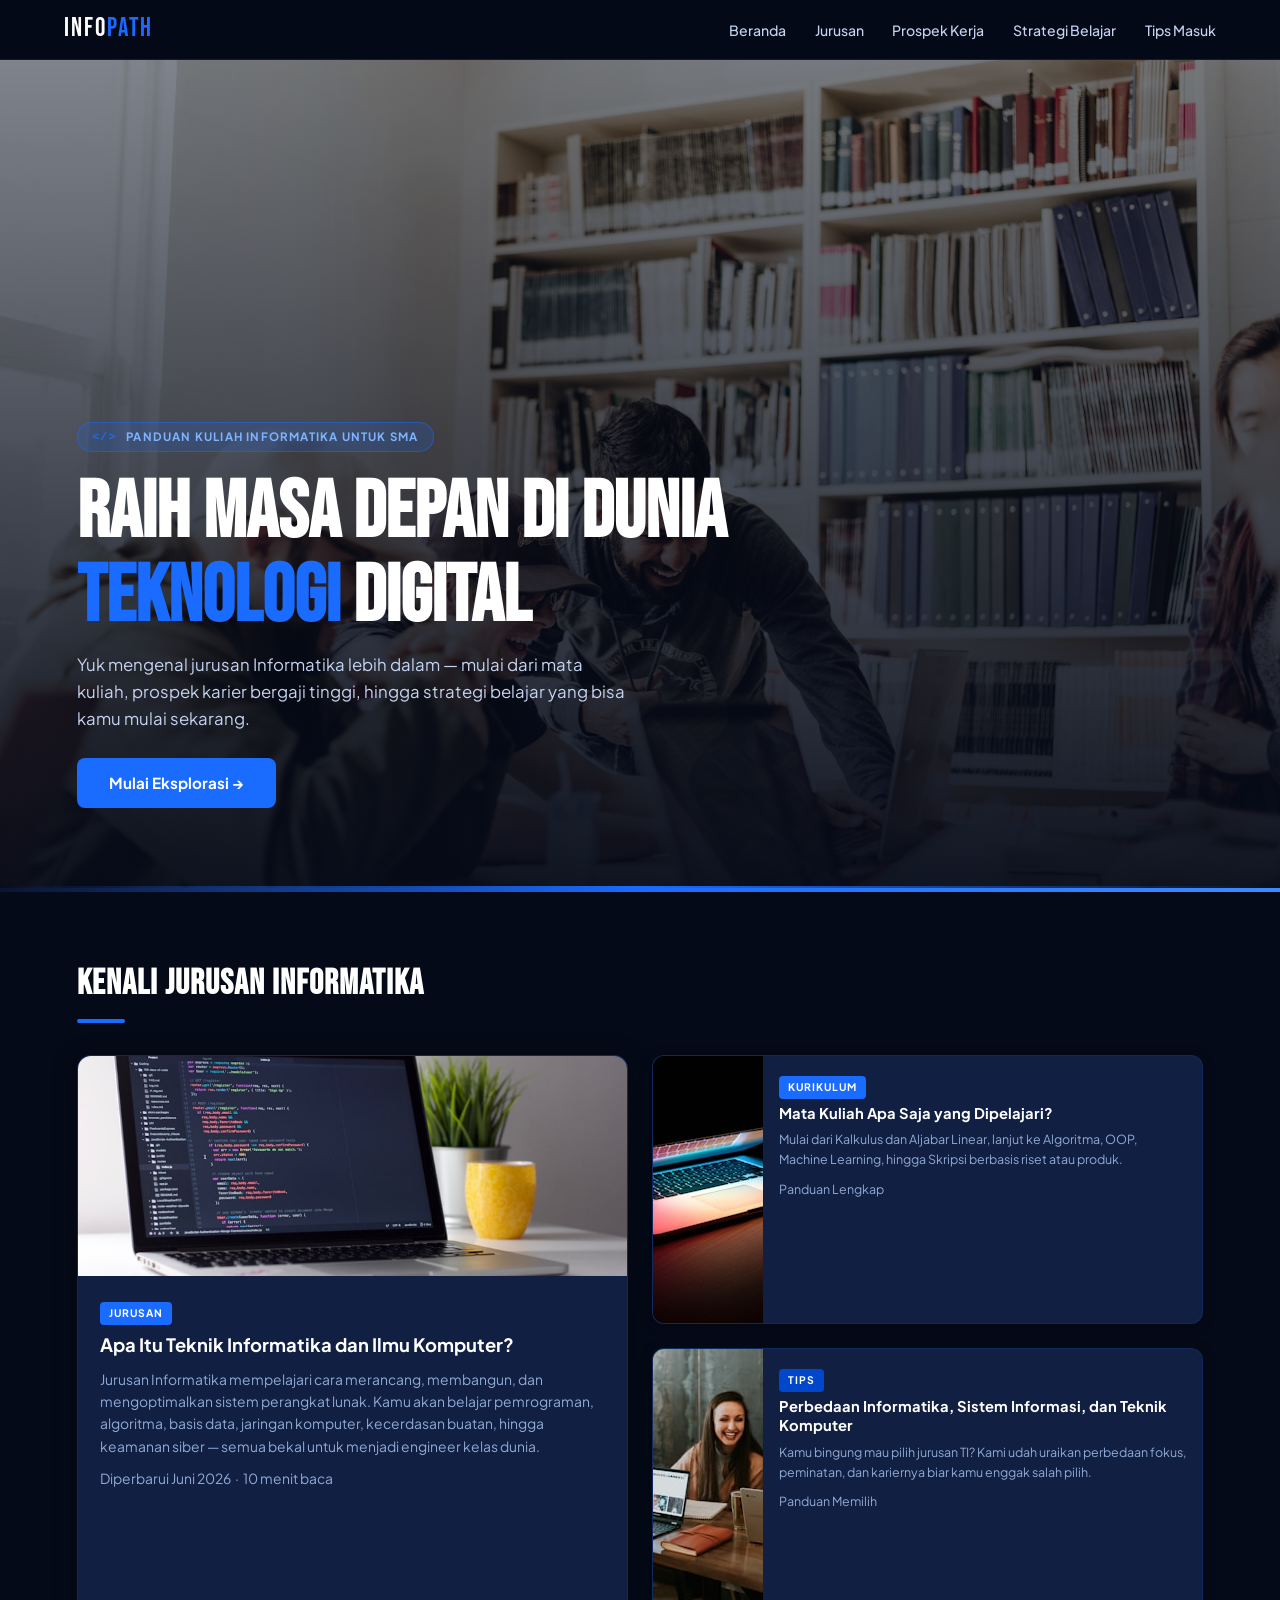
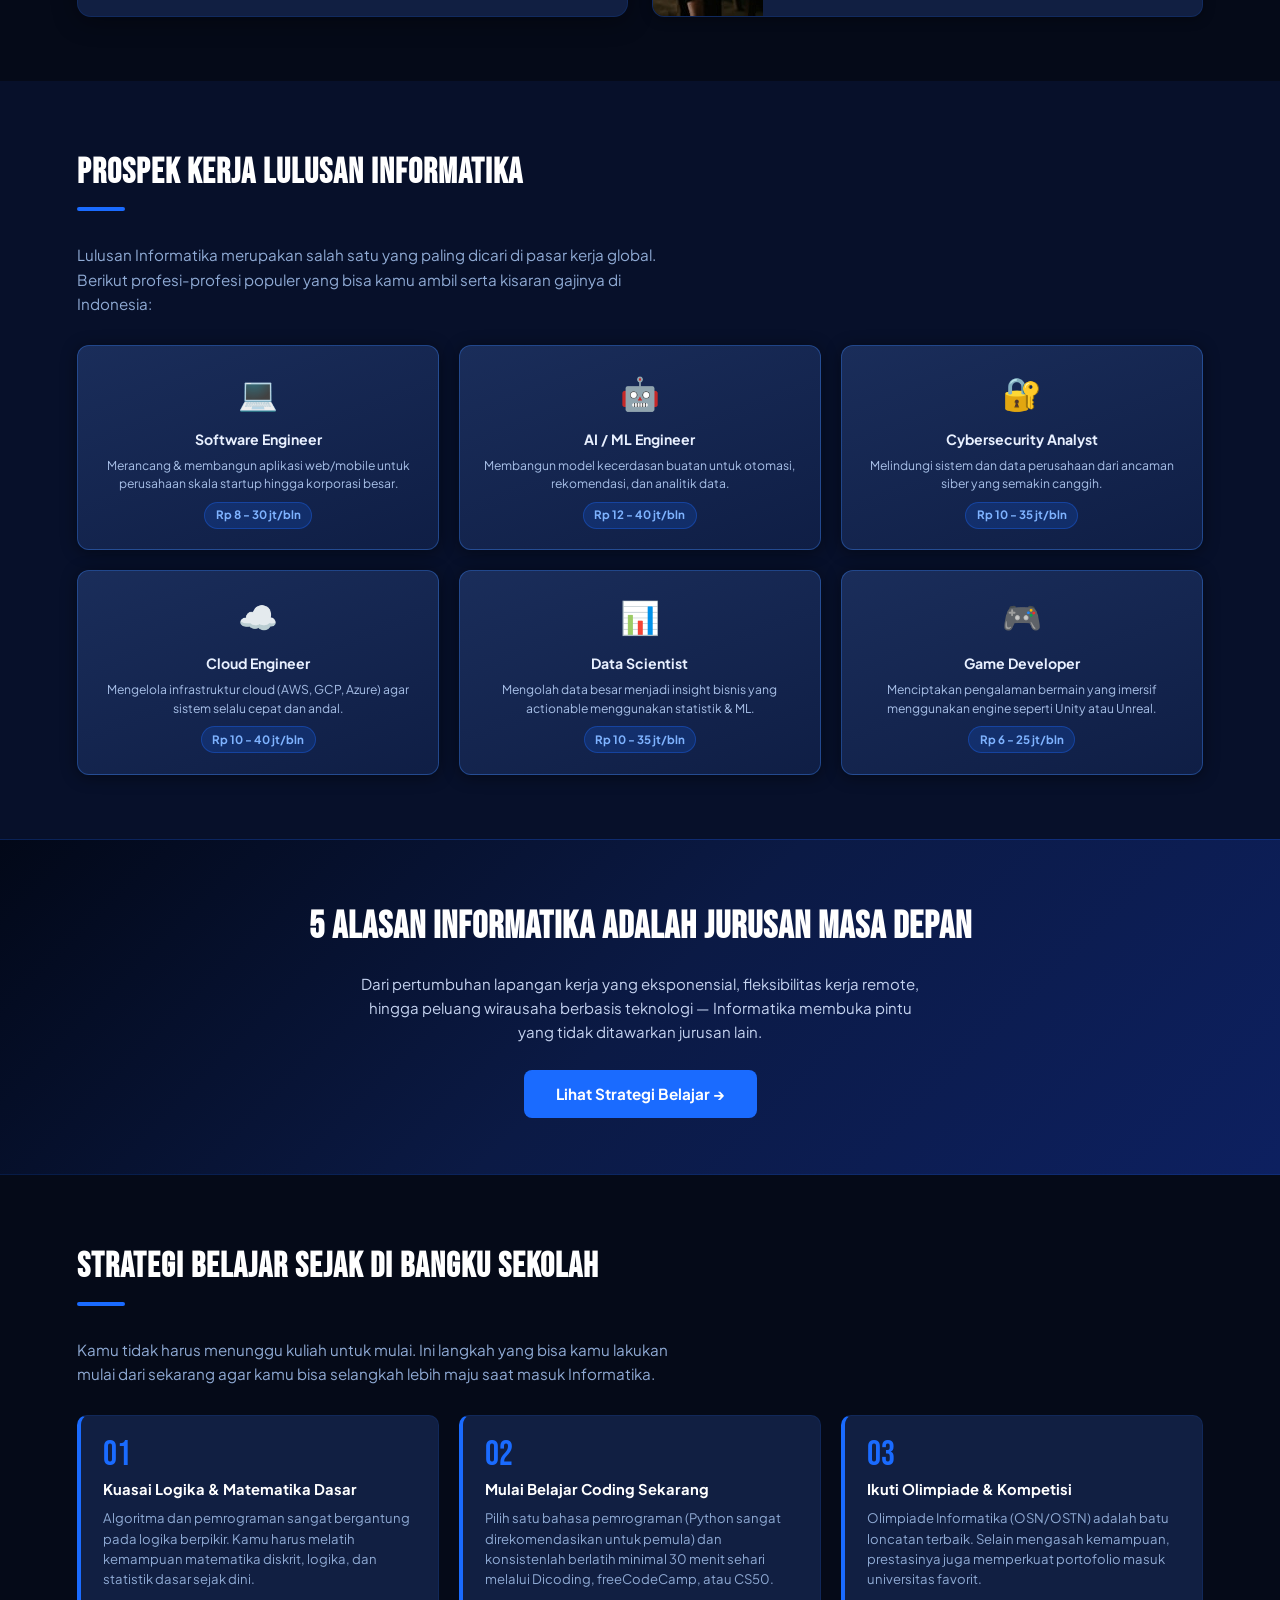
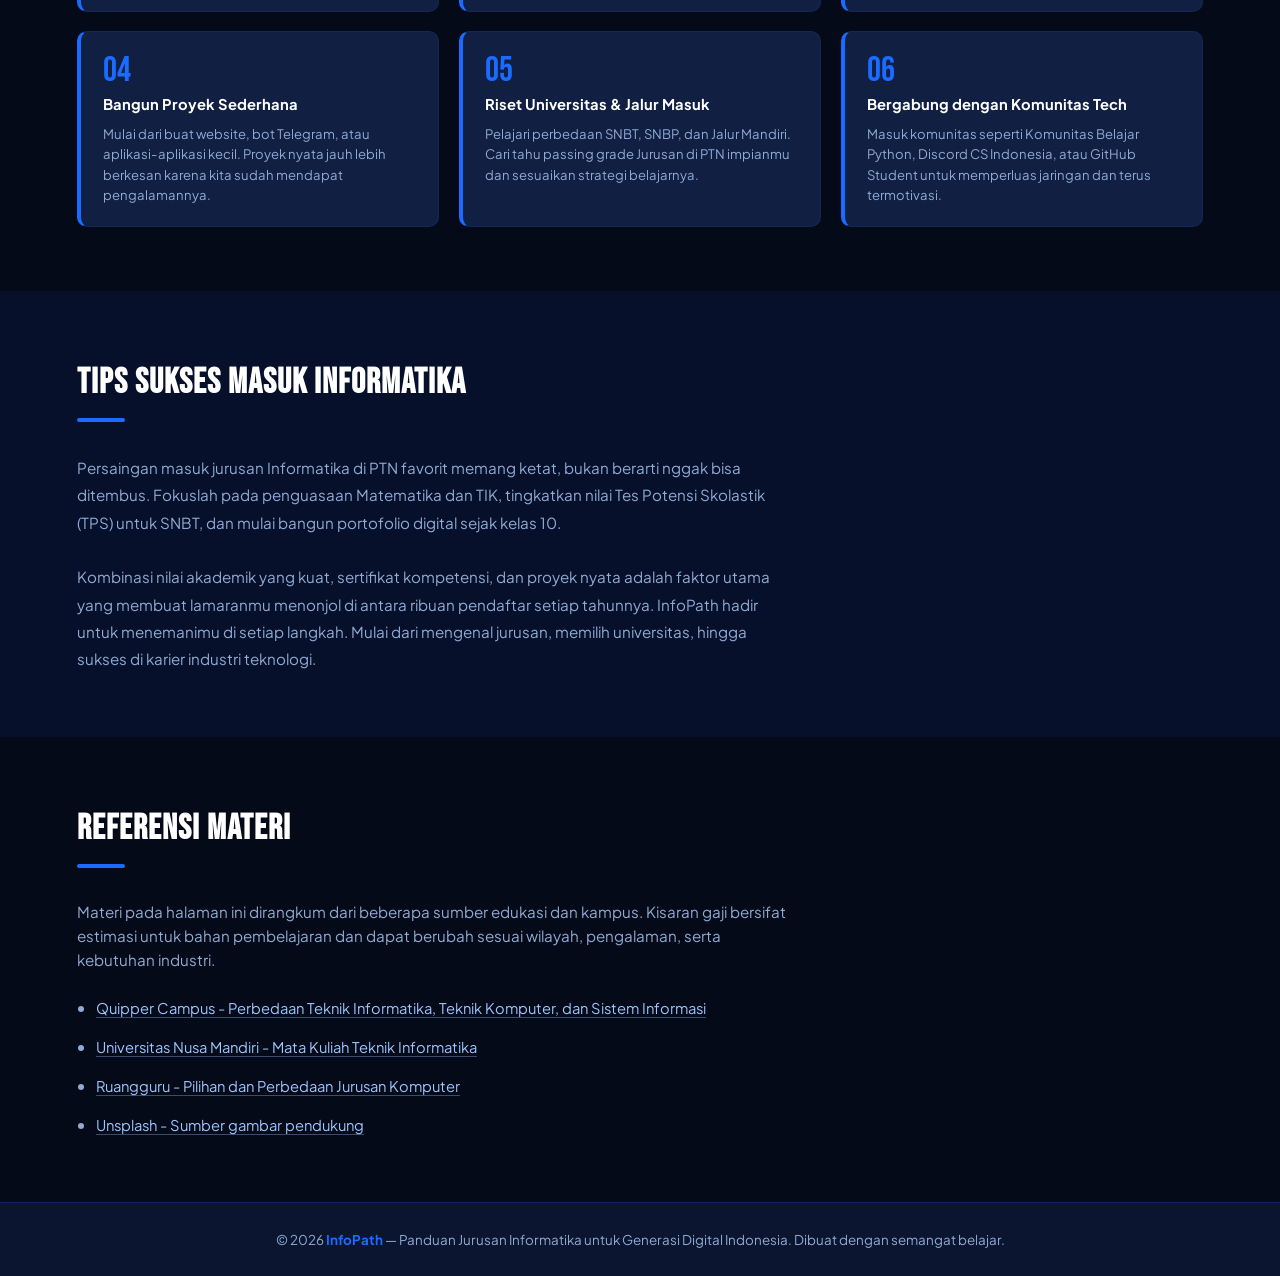
<file: index.html>
<!doctype html>
<html lang="id">
  <head>
    <meta charset="UTF-8" />
    <meta name="viewport" content="width=device-width, initial-scale=1.0" />
    <title>InfoPath — Panduan Jurusan Informatika</title>
    <link
      href="https://fonts.googleapis.com/css2?family=Bebas+Neue&family=Plus+Jakarta+Sans:wght@400;500;700&display=swap"
      rel="stylesheet"
    />
    <link rel="stylesheet" href="css/style.css" />
  </head>

  <body>
    <!-- ===== NAVIGASI ===== -->
    <nav>
      <div class="nav-logo">INFO<span>PATH</span></div>

      <!-- Hamburger Menu-->
      <button
        class="nav-toggle"
        id="navToggle"
        type="button"
        aria-label="Buka menu"
        aria-controls="navMenu"
        aria-expanded="false"
      >
        <span></span><span></span><span></span>
      </button>

      <ul class="nav-menu" id="navMenu">
        <li><a href="#beranda">Beranda</a></li>
        <li><a href="#jurusan">Jurusan</a></li>
        <li><a href="#prospek">Prospek Kerja</a></li>
        <li><a href="#strategi">Strategi Belajar</a></li>
        <li><a href="#tips">Tips Masuk</a></li>
      </ul>
    </nav>

    <main>
      <!-- ===== HERO ===== -->
      <header class="hero" id="beranda">
        <div class="hero-konten">
          <span class="hero-tag">Panduan Kuliah Informatika untuk SMA</span>
          <h1>Raih Masa Depan di Dunia <span>Teknologi</span> Digital</h1>
          <p>
            Yuk mengenal jurusan Informatika lebih dalam — mulai dari mata
            kuliah, prospek karier bergaji tinggi, hingga strategi belajar yang
            bisa kamu mulai sekarang.
          </p>
          <a href="#jurusan" class="hero-cta">Mulai Eksplorasi →</a>
        </div>
      </header>

      <div class="garis-aksen"></div>

      <!-- ===== JURUSAN ===== -->
      <section class="section" id="jurusan">
        <h2 class="section-title">Kenali Jurusan Informatika</h2>
        <div class="grid-utama">
          <a
            class="kartu-besar"
            href="https://www.quipper.com/id/blog/quipper-campus/campus-life/teknik-informatika-teknik-komputer-dan-sistem-informasi/"
            target="_blank"
            rel="noopener noreferrer"
          >
            <img
              src="assets/images/card-coding.jpg"
              alt="Mahasiswa coding"
              width="800"
              height="533"
              loading="lazy"
              decoding="async"
            />
            <div class="isi">
              <span class="label">Jurusan</span>
              <h2>Apa Itu Teknik Informatika dan Ilmu Komputer?</h2>
              <p>
                Jurusan Informatika mempelajari cara merancang, membangun, dan
                mengoptimalkan sistem perangkat lunak. Kamu akan belajar
                pemrograman, algoritma, basis data, jaringan komputer,
                kecerdasan buatan, hingga keamanan siber — semua bekal untuk
                menjadi engineer kelas dunia.
              </p>
              <p class="tgl">
                Diperbarui Juni 2026 &nbsp;·&nbsp; 10 menit baca
              </p>
            </div>
          </a>

          <div class="kolom-kecil">
            <a
              class="kartu-kecil"
              href="https://nusamandiri.info/mata-kuliah-teknik-informatika/"
              target="_blank"
              rel="noopener noreferrer"
            >
              <img
                src="assets/images/card-learning.jpg"
                alt="Mahasiswa belajar coding"
                width="400"
                height="267"
                loading="lazy"
                decoding="async"
              />
              <div class="isi">
                <span class="label">Kurikulum</span>
                <h3>Mata Kuliah Apa Saja yang Dipelajari?</h3>
                <p>
                  Mulai dari Kalkulus dan Aljabar Linear, lanjut ke Algoritma,
                  OOP, Machine Learning, hingga Skripsi berbasis riset atau
                  produk.
                </p>
                <p class="tgl">Panduan Lengkap</p>
              </div>
            </a>
            <a
              class="kartu-kecil"
              href="https://www.ruangguru.com/blog/jurusan-komputer"
              target="_blank"
              rel="noopener noreferrer"
            >
              <img
                src="assets/images/card-discussion.jpg"
                alt="Mahasiswa diskusi"
                width="400"
                height="267"
                loading="lazy"
                decoding="async"
              />
              <div class="isi">
                <span class="label strategi">Tips</span>
                <h3>
                  Perbedaan Informatika, Sistem Informasi, dan Teknik Komputer
                </h3>
                <p>
                  Kamu bingung mau pilih jurusan TI? Kami udah uraikan perbedaan
                  fokus, peminatan, dan kariernya biar kamu enggak salah pilih.
                </p>
                <p class="tgl">Panduan Memilih</p>
              </div>
            </a>
          </div>
        </div>
      </section>

      <!-- ===== PROSPEK KERJA ===== -->
      <section class="section section-abu" id="prospek">
        <h2 class="section-title">Prospek Kerja Lulusan Informatika</h2>
        <p class="prospek-intro">
          Lulusan Informatika merupakan salah satu yang paling dicari di pasar
          kerja global. Berikut profesi-profesi populer yang bisa kamu ambil
          serta kisaran gajinya di Indonesia:
        </p>
        <div class="prospek-grid">
          <div class="prospek-item">
            <span class="ikon">💻</span>
            <h3>Software Engineer</h3>
            <p>
              Merancang & membangun aplikasi web/mobile untuk perusahaan skala
              startup hingga korporasi besar.
            </p>
            <span class="gaji">Rp 8 - 30 jt/bln</span>
          </div>
          <div class="prospek-item">
            <span class="ikon">🤖</span>
            <h3>AI / ML Engineer</h3>
            <p>
              Membangun model kecerdasan buatan untuk otomasi, rekomendasi, dan
              analitik data.
            </p>
            <span class="gaji">Rp 12 - 40 jt/bln</span>
          </div>
          <div class="prospek-item">
            <span class="ikon">🔐</span>
            <h3>Cybersecurity Analyst</h3>
            <p>
              Melindungi sistem dan data perusahaan dari ancaman siber yang
              semakin canggih.
            </p>
            <span class="gaji">Rp 10 - 35 jt/bln</span>
          </div>
          <div class="prospek-item">
            <span class="ikon">☁️</span>
            <h3>Cloud Engineer</h3>
            <p>
              Mengelola infrastruktur cloud (AWS, GCP, Azure) agar sistem selalu
              cepat dan andal.
            </p>
            <span class="gaji">Rp 10 - 40 jt/bln</span>
          </div>
          <div class="prospek-item">
            <span class="ikon">📊</span>
            <h3>Data Scientist</h3>
            <p>
              Mengolah data besar menjadi insight bisnis yang actionable
              menggunakan statistik & ML.
            </p>
            <span class="gaji">Rp 10 - 35 jt/bln</span>
          </div>
          <div class="prospek-item">
            <span class="ikon">🎮</span>
            <h3>Game Developer</h3>
            <p>
              Menciptakan pengalaman bermain yang imersif menggunakan engine
              seperti Unity atau Unreal.
            </p>
            <span class="gaji">Rp 6 - 25 jt/bln</span>
          </div>
        </div>
      </section>

      <!-- ===== BANNER TENGAH ===== -->
      <div class="banner-tengah">
        <h2>5 Alasan Informatika adalah Jurusan Masa Depan</h2>
        <p>
          Dari pertumbuhan lapangan kerja yang eksponensial, fleksibilitas kerja
          remote, hingga peluang wirausaha berbasis teknologi — Informatika
          membuka pintu yang tidak ditawarkan jurusan lain.
        </p>
        <a href="#strategi" class="tombol">Lihat Strategi Belajar →</a>
      </div>

      <!-- ===== STRATEGI BELAJAR ===== -->
      <section class="section" id="strategi">
        <h2 class="section-title">Strategi Belajar Sejak di Bangku Sekolah</h2>
        <p class="strategi-intro">
          Kamu tidak harus menunggu kuliah untuk mulai. Ini langkah yang bisa
          kamu lakukan mulai dari sekarang agar kamu bisa selangkah lebih maju
          saat masuk Informatika.
        </p>
        <div class="strategi-list">
          <div class="strategi-card">
            <div class="nomor">01</div>
            <h3>Kuasai Logika & Matematika Dasar</h3>
            <p>
              Algoritma dan pemrograman sangat bergantung pada logika berpikir.
              Kamu harus melatih kemampuan matematika diskrit, logika, dan
              statistik dasar sejak dini.
            </p>
          </div>
          <div class="strategi-card">
            <div class="nomor">02</div>
            <h3>Mulai Belajar Coding Sekarang</h3>
            <p>
              Pilih satu bahasa pemrograman (Python sangat direkomendasikan
              untuk pemula) dan konsistenlah berlatih minimal 30 menit sehari
              melalui Dicoding, freeCodeCamp, atau CS50.
            </p>
          </div>
          <div class="strategi-card">
            <div class="nomor">03</div>
            <h3>Ikuti Olimpiade & Kompetisi</h3>
            <p>
              Olimpiade Informatika (OSN/OSTN) adalah batu loncatan terbaik.
              Selain mengasah kemampuan, prestasinya juga memperkuat portofolio
              masuk universitas favorit.
            </p>
          </div>
          <div class="strategi-card">
            <div class="nomor">04</div>
            <h3>Bangun Proyek Sederhana</h3>
            <p>
              Mulai dari buat website, bot Telegram, atau aplikasi-aplikasi
              kecil. Proyek nyata jauh lebih berkesan karena kita sudah mendapat
              pengalamannya.
            </p>
          </div>
          <div class="strategi-card">
            <div class="nomor">05</div>
            <h3>Riset Universitas & Jalur Masuk</h3>
            <p>
              Pelajari perbedaan SNBT, SNBP, dan Jalur Mandiri. Cari tahu
              passing grade Jurusan di PTN impianmu dan sesuaikan strategi
              belajarnya.
            </p>
          </div>
          <div class="strategi-card">
            <div class="nomor">06</div>
            <h3>Bergabung dengan Komunitas Tech</h3>
            <p>
              Masuk komunitas seperti Komunitas Belajar Python, Discord CS
              Indonesia, atau GitHub Student untuk memperluas jaringan dan terus
              termotivasi.
            </p>
          </div>
        </div>
      </section>

      <!-- ===== TIPS MASUK ===== -->
      <section class="section section-abu" id="tips">
        <h2 class="section-title">Tips Sukses Masuk Informatika</h2>
        <p class="tips-teks">
          Persaingan masuk jurusan Informatika di PTN favorit memang ketat,
          bukan berarti nggak bisa ditembus. Fokuslah pada penguasaan Matematika
          dan TIK, tingkatkan nilai Tes Potensi Skolastik (TPS) untuk SNBT, dan
          mulai bangun portofolio digital sejak kelas 10.
          <br /><br />
          Kombinasi nilai akademik yang kuat, sertifikat kompetensi, dan proyek
          nyata adalah faktor utama yang membuat lamaranmu menonjol di antara
          ribuan pendaftar setiap tahunnya. InfoPath hadir untuk menemanimu di
          setiap langkah. Mulai dari mengenal jurusan, memilih universitas,
          hingga sukses di karier industri teknologi.
        </p>
      </section>

      <!-- ===== REFERENSI ===== -->
      <section class="section" id="referensi">
        <h2 class="section-title">Referensi Materi</h2>
        <p class="referensi-intro">
          Materi pada halaman ini dirangkum dari beberapa sumber edukasi dan
          kampus. Kisaran gaji bersifat estimasi untuk bahan pembelajaran dan
          dapat berubah sesuai wilayah, pengalaman, serta kebutuhan industri.
        </p>
        <ul class="referensi-list">
          <li>
            <a
              href="https://www.quipper.com/id/blog/quipper-campus/campus-life/teknik-informatika-teknik-komputer-dan-sistem-informasi/"
              target="_blank"
              rel="noopener noreferrer"
            >
              Quipper Campus - Perbedaan Teknik Informatika, Teknik Komputer,
              dan Sistem Informasi
            </a>
          </li>
          <li>
            <a
              href="https://nusamandiri.info/mata-kuliah-teknik-informatika/"
              target="_blank"
              rel="noopener noreferrer"
            >
              Universitas Nusa Mandiri - Mata Kuliah Teknik Informatika
            </a>
          </li>
          <li>
            <a
              href="https://www.ruangguru.com/blog/jurusan-komputer"
              target="_blank"
              rel="noopener noreferrer"
            >
              Ruangguru - Pilihan dan Perbedaan Jurusan Komputer
            </a>
          </li>
          <li>
            <a
              href="https://unsplash.com/"
              target="_blank"
              rel="noopener noreferrer"
            >
              Unsplash - Sumber gambar pendukung
            </a>
          </li>
        </ul>
      </section>
    </main>

    <!-- ===== FOOTER ===== -->
    <footer>
      <p>
        &copy; 2026 <span>InfoPath</span> — Panduan Jurusan Informatika untuk
        Generasi Digital Indonesia. Dibuat dengan semangat belajar.
      </p>
    </footer>

    <script src="js/script.js"></script>
  </body>
</html>
</file>
<file: css/style.css>
/* ===== RESET & BASE ===== */
*,
*::before,
*::after {
  box-sizing: border-box;
  margin: 0;
  padding: 0;
}

:root {
  --biru-gelap: #050a18;
  --navy: #0b1530;
  --navy-card: #111f42;
  --biru: #1a6bff;
  --biru-mid: #0047cc;
  --aksen: #3d8bff;
  --putih: #ffffff;
  --putih-redup: #c5d3f0;
  --teks: #ffffff;
  --teks2: #8faad4;
}

html {
  scroll-behavior: smooth;
}

main {
  display: block;
}

body {
  font-family: "Plus Jakarta Sans", sans-serif;
  background: var(--biru-gelap);
  color: var(--teks);
  line-height: 1.6;
  overflow-x: hidden;
}

img {
  display: block;
  max-width: 100%;
}

.hero,
.section {
  scroll-margin-top: 60px;
}

/* ===== NAVIGASI ===== */
nav {
  display: flex;
  align-items: center;
  justify-content: space-between;
  padding: 0 5%;
  height: 60px;
  background: rgba(5, 10, 24, 0.95);
  backdrop-filter: blur(12px);
  -webkit-backdrop-filter: blur(12px);
  position: sticky;
  top: 0;
  z-index: 200;
  border-bottom: 1px solid rgba(26, 107, 255, 0.2);
}

.nav-logo {
  font-family: "Bebas Neue", sans-serif;
  font-size: 1.6rem;
  letter-spacing: 2px;
  color: var(--putih);
  z-index: 201;
}
.nav-logo span {
  color: var(--biru);
}

/* hamburger button */
.nav-toggle {
  display: none;
  flex-direction: column;
  justify-content: center;
  gap: 5px;
  width: 36px;
  height: 36px;
  background: none;
  border: none;
  cursor: pointer;
  z-index: 201;
  padding: 4px;
}
.nav-toggle span {
  display: block;
  width: 100%;
  height: 2px;
  background: var(--putih);
  border-radius: 2px;
  transition:
    transform 0.3s,
    opacity 0.3s;
}
.nav-toggle.aktif span:nth-child(1) {
  transform: translateY(7px) rotate(45deg);
}
.nav-toggle.aktif span:nth-child(2) {
  opacity: 0;
}
.nav-toggle.aktif span:nth-child(3) {
  transform: translateY(-7px) rotate(-45deg);
}

.nav-menu {
  list-style: none;
  display: flex;
  gap: 1.8rem;
}
.nav-menu a {
  color: var(--putih-redup);
  text-decoration: none;
  font-size: 0.88rem;
  font-weight: 500;
  transition: color 0.2s;
  white-space: nowrap;
}
.nav-menu a:hover {
  color: var(--biru);
}
.nav-toggle:focus-visible,
.nav-menu a:focus-visible,
.hero-cta:focus-visible,
.tombol:focus-visible,
.kartu-besar:focus-visible,
.kartu-kecil:focus-visible,
.referensi-list a:focus-visible {
  outline: 3px solid rgba(127, 179, 255, 0.85);
  outline-offset: 4px;
}

/* ===== HERO ===== */
.hero {
  background:
    linear-gradient(
      to bottom,
      rgba(5, 10, 24, 0.45) 0%,
      rgba(5, 10, 24, 0.7) 50%,
      rgba(5, 10, 24, 0.95) 100%
    ),
    url("../assets/images/hero-students.jpg") center 30% / cover no-repeat;
  min-height: 92vh;
  display: flex;
  align-items: flex-end;
  padding: 0 6% 5rem;
  position: relative;
  overflow: hidden;
}
.hero::after {
  content: "";
  position: absolute;
  left: 0;
  right: 0;
  bottom: 0;
  height: 2px;
  background: linear-gradient(90deg, transparent, var(--biru), transparent);
}

.hero-konten {
  position: relative;
  z-index: 1;
  max-width: 720px;
  width: 100%;
}
.hero-tag {
  display: inline-flex;
  align-items: center;
  gap: 0.4rem;
  background: rgba(26, 107, 255, 0.18);
  border: 1px solid rgba(26, 107, 255, 0.5);
  color: #7fb3ff;
  font-size: 0.72rem;
  font-weight: 700;
  letter-spacing: 1.2px;
  text-transform: uppercase;
  padding: 0.3rem 0.9rem;
  border-radius: 20px;
  margin-bottom: 1.2rem;
}
.hero-tag::before {
  content: "</>";
  font-family: monospace;
  color: var(--biru);
  margin-right: 0.2rem;
}

.hero-konten h1 {
  font-family: "Bebas Neue", sans-serif;
  font-size: clamp(2.4rem, 8vw, 5rem);
  line-height: 1.05;
  color: var(--putih);
  margin-bottom: 0.8rem;
}
.hero-konten h1 span {
  color: var(--biru);
}
.hero-konten p {
  font-size: clamp(0.9rem, 2.5vw, 1.05rem);
  color: var(--putih-redup);
  max-width: 560px;
}
.hero-cta {
  display: inline-block;
  margin-top: 1.6rem;
  background: var(--biru);
  color: var(--putih);
  text-decoration: none;
  font-weight: 700;
  font-size: 0.95rem;
  padding: 0.8rem 2rem;
  border-radius: 8px;
  transition:
    background 0.2s,
    transform 0.15s;
}
.hero-cta:hover {
  background: var(--aksen);
  transform: translateY(-2px);
}

/* ===== GARIS AKSEN ===== */
.garis-aksen {
  height: 4px;
  background: linear-gradient(90deg, var(--navy), var(--biru), var(--aksen));
}

/* ===== SECTION UMUM ===== */
.section {
  padding: 4rem 6%;
  background: var(--biru-gelap);
}
.section-abu {
  background: #07102a !important;
} /* lebih gelap dari navy-card agar kartu kontras */

.section-title {
  font-family: "Bebas Neue", sans-serif;
  font-size: clamp(1.8rem, 5vw, 2.2rem);
  letter-spacing: 1px;
  color: var(--putih);
  margin-bottom: 2rem;
}
.section-title::after {
  content: "";
  display: block;
  width: 48px;
  height: 4px;
  background: var(--biru);
  border-radius: 2px;
  margin-top: 0.4rem;
}

/* ===== GRID ARTIKEL ===== */
.grid-utama {
  display: grid;
  grid-template-columns: 1fr 1fr;
  gap: 1.5rem;
}

.kartu-besar {
  display: block;
  background: var(--navy-card);
  border-radius: 14px;
  overflow: hidden;
  border: 1px solid rgba(26, 107, 255, 0.15);
  box-shadow: 0 4px 24px rgba(0, 0, 0, 0.4);
  color: inherit;
  text-decoration: none;
  transition:
    transform 0.25s,
    box-shadow 0.25s;
}
.kartu-besar:hover {
  transform: translateY(-4px);
  box-shadow: 0 12px 32px rgba(26, 107, 255, 0.2);
}
.kartu-besar img {
  width: 100%;
  height: 220px;
  object-fit: cover;
}
.kartu-besar .isi {
  padding: 1.4rem;
}
.kartu-besar .isi h2 {
  font-size: 1.15rem;
  font-weight: 700;
  margin: 0.5rem 0 0.7rem;
  color: var(--putih);
  line-height: 1.35;
}
.kartu-besar .isi p {
  font-size: 0.87rem;
  color: var(--teks2);
}

.kolom-kecil {
  display: flex;
  flex-direction: column;
  gap: 1.5rem;
}

.kartu-kecil {
  display: flex;
  gap: 0;
  background: var(--navy-card);
  border-radius: 12px;
  overflow: hidden;
  border: 1px solid rgba(26, 107, 255, 0.15);
  box-shadow: 0 2px 12px rgba(0, 0, 0, 0.35);
  color: inherit;
  text-decoration: none;
  transition:
    transform 0.25s,
    box-shadow 0.25s;
  flex: 1;
}
.kartu-kecil:hover {
  transform: translateY(-3px);
  box-shadow: 0 8px 24px rgba(26, 107, 255, 0.18);
}
.kartu-kecil img {
  width: 110px;
  min-height: 130px;
  object-fit: cover;
  flex-shrink: 0;
}
.kartu-kecil .isi {
  padding: 1rem;
}
.kartu-kecil .isi h3 {
  font-size: 0.92rem;
  font-weight: 700;
  margin: 0.35rem 0 0.45rem;
  line-height: 1.3;
  color: var(--putih);
}
.kartu-kecil .isi p {
  font-size: 0.78rem;
  color: var(--teks2);
}

.label {
  display: inline-block;
  background: var(--biru);
  color: var(--putih);
  font-size: 0.65rem;
  font-weight: 700;
  letter-spacing: 1px;
  text-transform: uppercase;
  padding: 0.2rem 0.55rem;
  border-radius: 4px;
}
.label.strategi {
  background: var(--biru-mid);
}
.tgl {
  font-size: 0.75rem;
  color: var(--teks2);
  margin-top: 0.6rem !important;
}

/* ===== PROSPEK KERJA ===== */
.prospek-intro {
  color: var(--teks2);
  max-width: 620px;
  margin-bottom: 0;
  font-size: 0.95rem;
}

.prospek-grid {
  display: grid;
  grid-template-columns: repeat(3, 1fr);
  gap: 1.2rem;
  margin-top: 1.8rem;
}
.prospek-item {
  background: linear-gradient(160deg, #1a2d5a 0%, #0f1e45 100%);
  border: 1px solid rgba(61, 139, 255, 0.35);
  border-radius: 12px;
  padding: 1.3rem 1rem;
  text-align: center;
  transition:
    transform 0.2s,
    border-color 0.2s,
    box-shadow 0.2s;
  box-shadow: 0 2px 16px rgba(0, 0, 0, 0.45);
}
.prospek-item:hover {
  transform: translateY(-5px);
  border-color: rgba(61, 139, 255, 0.7);
  box-shadow: 0 8px 28px rgba(26, 107, 255, 0.25);
}
.prospek-item .ikon {
  font-size: 2rem;
  margin-bottom: 0.6rem;
  display: block;
}
.prospek-item h3 {
  font-size: 0.88rem;
  font-weight: 700;
  color: #e8f0ff;
  margin-bottom: 0.35rem;
}
.prospek-item p {
  font-size: 0.76rem;
  color: #a8c0e8;
  line-height: 1.5;
}
.prospek-item .gaji {
  display: inline-block;
  margin-top: 0.6rem;
  background: rgba(26, 107, 255, 0.18);
  color: #7fb3ff;
  font-size: 0.72rem;
  font-weight: 700;
  padding: 0.2rem 0.65rem;
  border-radius: 20px;
  border: 1px solid rgba(26, 107, 255, 0.35);
}

/* ===== BANNER TENGAH ===== */
.banner-tengah {
  background: linear-gradient(135deg, #020818 0%, #0b1a45 50%, #0d2060 100%);
  border-top: 1px solid rgba(26, 107, 255, 0.2);
  border-bottom: 1px solid rgba(26, 107, 255, 0.2);
  color: var(--putih);
  text-align: center;
  padding: 3.5rem 6%;
}
.banner-tengah h2 {
  font-family: "Bebas Neue", sans-serif;
  font-size: clamp(1.6rem, 5vw, 2.4rem);
  letter-spacing: 1px;
  margin-bottom: 0.9rem;
}
.banner-tengah p {
  color: var(--putih-redup);
  max-width: 580px;
  margin: 0 auto 1.6rem;
  font-size: 0.94rem;
}
.tombol {
  display: inline-block;
  background: var(--biru);
  color: var(--putih);
  text-decoration: none;
  font-weight: 700;
  padding: 0.75rem 2rem;
  border-radius: 8px;
  transition:
    background 0.2s,
    transform 0.15s;
  font-size: 0.95rem;
}
.tombol:hover {
  background: var(--aksen);
  transform: translateY(-2px);
}

/* ===== STRATEGI BELAJAR ===== */
.strategi-intro {
  color: var(--teks2);
  max-width: 620px;
  margin-bottom: 0;
  font-size: 0.95rem;
}

.strategi-list {
  display: grid;
  grid-template-columns: repeat(3, 1fr);
  gap: 1.2rem;
  margin-top: 1.8rem;
}
.strategi-card {
  background: var(--navy-card);
  border-left: 4px solid var(--biru);
  border-top: 1px solid rgba(26, 107, 255, 0.12);
  border-right: 1px solid rgba(26, 107, 255, 0.12);
  border-bottom: 1px solid rgba(26, 107, 255, 0.12);
  border-radius: 10px;
  padding: 1.3rem 1.4rem;
}
.strategi-card .nomor {
  font-family: "Bebas Neue", sans-serif;
  font-size: 2.2rem;
  color: var(--biru);
  line-height: 1;
  margin-bottom: 0.35rem;
}
.strategi-card h3 {
  font-size: 0.92rem;
  font-weight: 700;
  color: var(--putih);
  margin-bottom: 0.45rem;
}
.strategi-card p {
  font-size: 0.82rem;
  color: var(--teks2);
  line-height: 1.55;
}

/* ===== TIPS ===== */
.tips-teks {
  max-width: 700px;
  color: var(--teks2);
  font-size: 0.95rem;
  line-height: 1.8;
}

/* ===== REFERENSI ===== */
.referensi-intro {
  color: var(--teks2);
  max-width: 720px;
  font-size: 0.95rem;
}

.referensi-list {
  display: grid;
  gap: 0.85rem;
  max-width: 820px;
  margin-top: 1.4rem;
  padding-left: 1.2rem;
  color: var(--teks2);
}

.referensi-list a {
  color: #9dc5ff;
  font-size: 0.92rem;
  text-decoration: none;
  border-bottom: 1px solid rgba(157, 197, 255, 0.35);
  transition:
    color 0.2s,
    border-color 0.2s;
}

.referensi-list a:hover {
  color: var(--putih);
  border-color: var(--aksen);
}

/* ===== FOOTER ===== */
footer {
  background: var(--navy);
  border-top: 1px solid rgba(26, 107, 255, 0.2);
  color: var(--teks2);
  text-align: center;
  padding: 1.6rem 5%;
  font-size: 0.84rem;
}
footer span {
  color: var(--biru);
  font-weight: 700;
}

/* ================================================
    TABLET  ≤ 900px
================================================ */
@media (max-width: 900px) {
  .prospek-grid {
    grid-template-columns: repeat(2, 1fr);
  }
  .strategi-list {
    grid-template-columns: repeat(2, 1fr);
  }
}

/* ================================================
    MOBILE  ≤ 640px
================================================ */
@media (max-width: 640px) {
  /* --- NAV MOBILE --- */
  .nav-toggle {
    display: flex;
  }

  .nav-menu {
    position: absolute;
    top: 60px;
    right: 5%;
    width: 190px;
    background: rgba(8, 15, 38, 0.97);
    backdrop-filter: blur(14px);
    -webkit-backdrop-filter: blur(14px);
    border: 1px solid rgba(26, 107, 255, 0.28);
    border-radius: 10px;
    flex-direction: column;
    align-items: stretch;
    justify-content: flex-start;
    gap: 0;
    padding: 0.35rem 0;
    box-shadow: 0 8px 32px rgba(0, 0, 0, 0.55);
    opacity: 0;
    pointer-events: none;
    transform: translateY(-6px);
    transition:
      opacity 0.22s ease,
      transform 0.22s ease;
  }
  .nav-menu.buka {
    opacity: 1;
    pointer-events: all;
    transform: translateY(0);
  }
  .nav-menu li {
    width: 100%;
  }
  .nav-menu a {
    display: block;
    width: 100%;
    font-size: 0.88rem;
    padding: 0.6rem 1.1rem;
    border-radius: 6px;
  }
  .nav-menu a:hover {
    background: rgba(26, 107, 255, 0.18);
    color: var(--putih);
  }

  /* --- HERO MOBILE --- */
  .hero {
    min-height: 100svh;
    padding: 0 5% 4rem;
    align-items: flex-end;
  }
  .hero-tag {
    font-size: 0.65rem;
    letter-spacing: 0.8px;
  }
  .hero-konten h1 {
    font-size: clamp(2.2rem, 10vw, 3rem);
  }
  .hero-konten p {
    font-size: 0.9rem;
  }
  .hero-cta {
    width: 100%;
    text-align: center;
    padding: 0.9rem;
  }

  /* --- SECTION PADDING --- */
  .section {
    padding: 3rem 5%;
  }
  .banner-tengah {
    padding: 3rem 5%;
  }

  /* --- GRID ARTIKEL: 1 kolom --- */
  .grid-utama {
    grid-template-columns: 1fr;
    gap: 1.2rem;
  }

  /* kartu kecil: gambar lebih kecil di mobile */
  .kartu-kecil img {
    width: 90px;
    min-height: 110px;
  }

  /* --- PROSPEK: 2 kolom di mobile --- */
  .prospek-grid {
    grid-template-columns: repeat(2, 1fr);
    gap: 1rem;
  }
  .prospek-item {
    padding: 1.1rem 0.8rem;
  }
  .prospek-item .ikon {
    font-size: 1.7rem;
  }
  .prospek-item h3 {
    font-size: 0.82rem;
  }
  .prospek-item p {
    font-size: 0.72rem;
  }

  /* --- STRATEGI: 1 kolom di mobile --- */
  .strategi-list {
    grid-template-columns: 1fr;
    gap: 1rem;
  }

  /* banner tombol full */
  .tombol {
    display: block;
    text-align: center;
  }
}

/* ================================================
    MOBILE XS  ≤ 380px
================================================ */
@media (max-width: 380px) {
  .prospek-grid {
    grid-template-columns: 1fr;
  }
  .kartu-kecil {
    flex-direction: column;
  }
  .kartu-kecil img {
    width: 100%;
    height: 140px;
  }
  .kartu-kecil .isi {
    padding: 1rem;
  }
}
</file>
